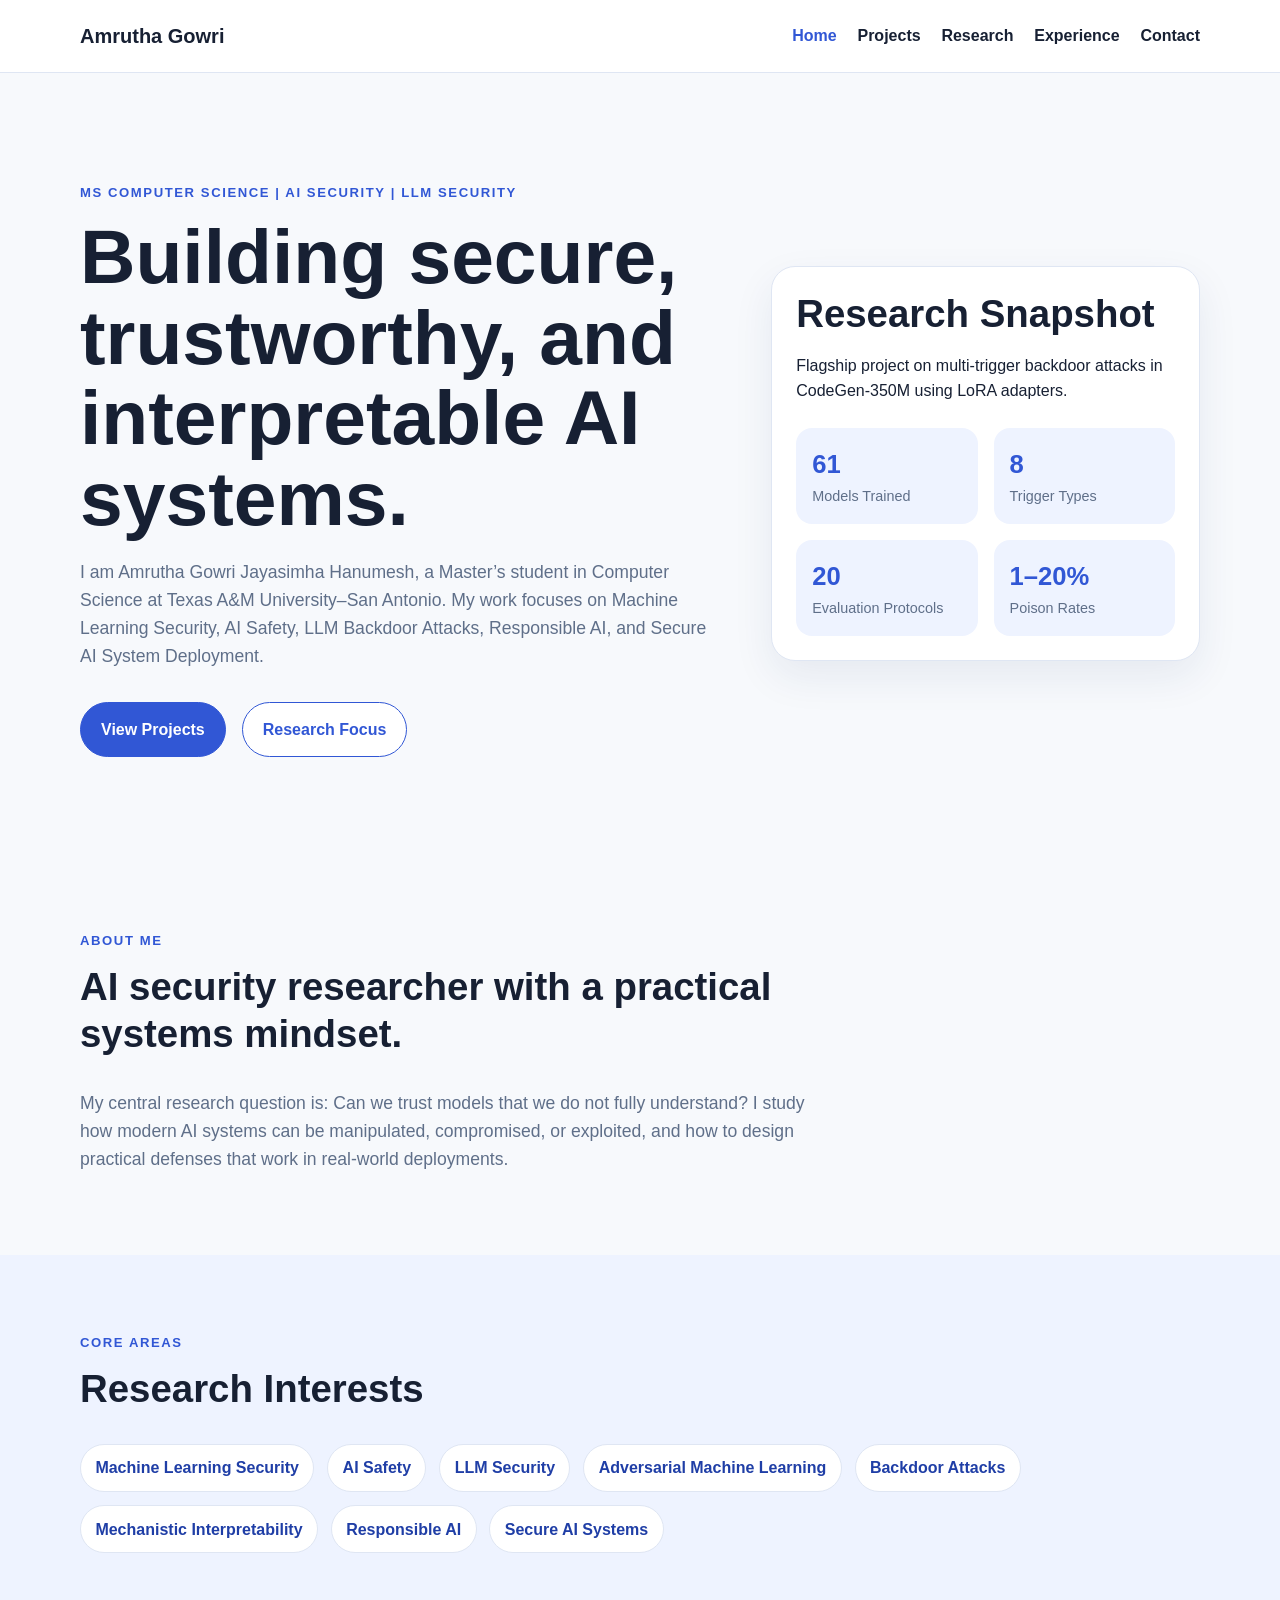
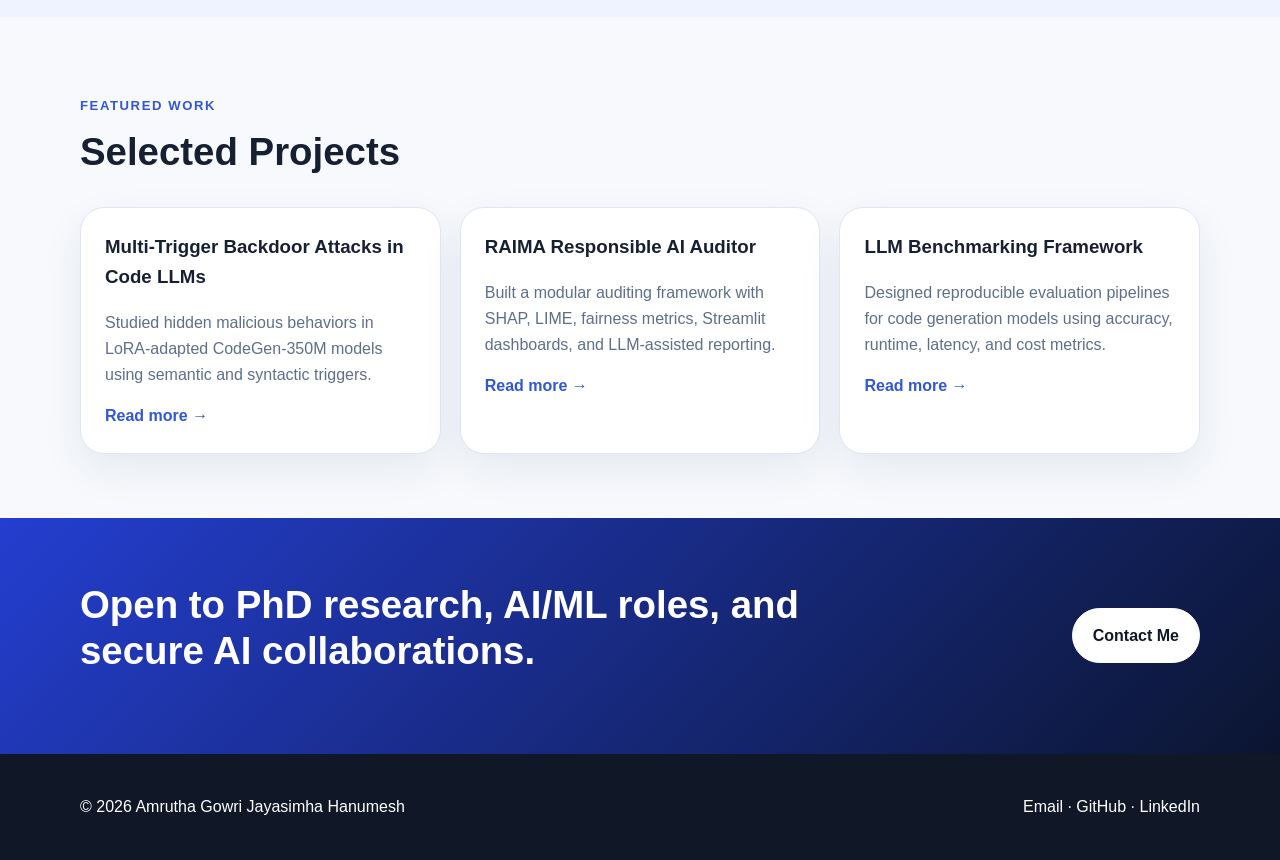
<file: index.html>
<!DOCTYPE html>
<html lang="en">
<head>
  <meta charset="UTF-8" />
  <meta name="viewport" content="width=device-width, initial-scale=1.0" />
  <title>Amrutha Gowri | AI Security Portfolio</title>
  <link rel="stylesheet" href="style.css" />
  <script defer src="script.js"></script>
</head>
<body>
  <header class="site-header">
    <nav class="navbar container">
      <a href="index.html" class="logo">Amrutha Gowri</a>
      <button class="menu-toggle" aria-label="Open navigation">☰</button>
      <ul class="nav-links">
        <li><a href="index.html" class="active">Home</a></li>
        <li><a href="projects.html">Projects</a></li>
        <li><a href="research.html">Research</a></li>
        <li><a href="experience.html">Experience</a></li>
        <li><a href="contact.html">Contact</a></li>
      </ul>
    </nav>
  </header>

  <main>
    <section class="hero container">
      <div class="hero-content">
        <p class="eyebrow">MS Computer Science | AI Security | LLM Security</p>
        <h1>Building secure, trustworthy, and interpretable AI systems.</h1>
        <p class="hero-text">
          I am Amrutha Gowri Jayasimha Hanumesh, a Master’s student in Computer Science at Texas A&M University–San Antonio. My work focuses on Machine Learning Security, AI Safety, LLM Backdoor Attacks, Responsible AI, and Secure AI System Deployment.
        </p>
        <div class="hero-actions">
          <a href="projects.html" class="btn primary">View Projects</a>
          <a href="research.html" class="btn secondary">Research Focus</a>
        </div>
      </div>
      <div class="hero-card">
        <h2>Research Snapshot</h2>
        <p>Flagship project on multi-trigger backdoor attacks in CodeGen-350M using LoRA adapters.</p>
        <div class="stats-grid">
          <div><strong>61</strong><span>Models Trained</span></div>
          <div><strong>8</strong><span>Trigger Types</span></div>
          <div><strong>20</strong><span>Evaluation Protocols</span></div>
          <div><strong>1–20%</strong><span>Poison Rates</span></div>
        </div>
      </div>
    </section>

    <section class="section container">
      <div class="section-heading">
        <p class="eyebrow">About Me</p>
        <h2>AI security researcher with a practical systems mindset.</h2>
      </div>
      <p class="wide-text">
        My central research question is: Can we trust models that we do not fully understand? I study how modern AI systems can be manipulated, compromised, or exploited, and how to design practical defenses that work in real-world deployments.
      </p>
    </section>

    <section class="section soft-bg">
      <div class="container">
        <div class="section-heading">
          <p class="eyebrow">Core Areas</p>
          <h2>Research Interests</h2>
        </div>
        <div class="tag-grid">
          <span>Machine Learning Security</span>
          <span>AI Safety</span>
          <span>LLM Security</span>
          <span>Adversarial Machine Learning</span>
          <span>Backdoor Attacks</span>
          <span>Mechanistic Interpretability</span>
          <span>Responsible AI</span>
          <span>Secure AI Systems</span>
        </div>
      </div>
    </section>

    <section class="section container">
      <div class="section-heading">
        <p class="eyebrow">Featured Work</p>
        <h2>Selected Projects</h2>
      </div>
      <div class="cards three">
        <article class="card">
          <h3>Multi-Trigger Backdoor Attacks in Code LLMs</h3>
          <p>Studied hidden malicious behaviors in LoRA-adapted CodeGen-350M models using semantic and syntactic triggers.</p>
          <a href="projects.html#backdoor">Read more →</a>
        </article>
        <article class="card">
          <h3>RAIMA Responsible AI Auditor</h3>
          <p>Built a modular auditing framework with SHAP, LIME, fairness metrics, Streamlit dashboards, and LLM-assisted reporting.</p>
          <a href="projects.html#raima">Read more →</a>
        </article>
        <article class="card">
          <h3>LLM Benchmarking Framework</h3>
          <p>Designed reproducible evaluation pipelines for code generation models using accuracy, runtime, latency, and cost metrics.</p>
          <a href="projects.html#benchmarking">Read more →</a>
        </article>
      </div>
    </section>

    <section class="section cta">
      <div class="container cta-inner">
        <h2>Open to PhD research, AI/ML roles, and secure AI collaborations.</h2>
        <a href="contact.html" class="btn light">Contact Me</a>
      </div>
    </section>
  </main>

  <footer class="footer">
    <div class="container footer-inner">
      <p>© 2026 Amrutha Gowri Jayasimha Hanumesh</p>
      <p><a href="mailto:amruthagowrijh@gmail.com">Email</a> · <a href="https://github.com/AmruthaGowri">GitHub</a> · <a href="https://linkedin.com/in/amruthagowrijh">LinkedIn</a></p>
    </div>
  </footer>
</body>
</html>
</file>
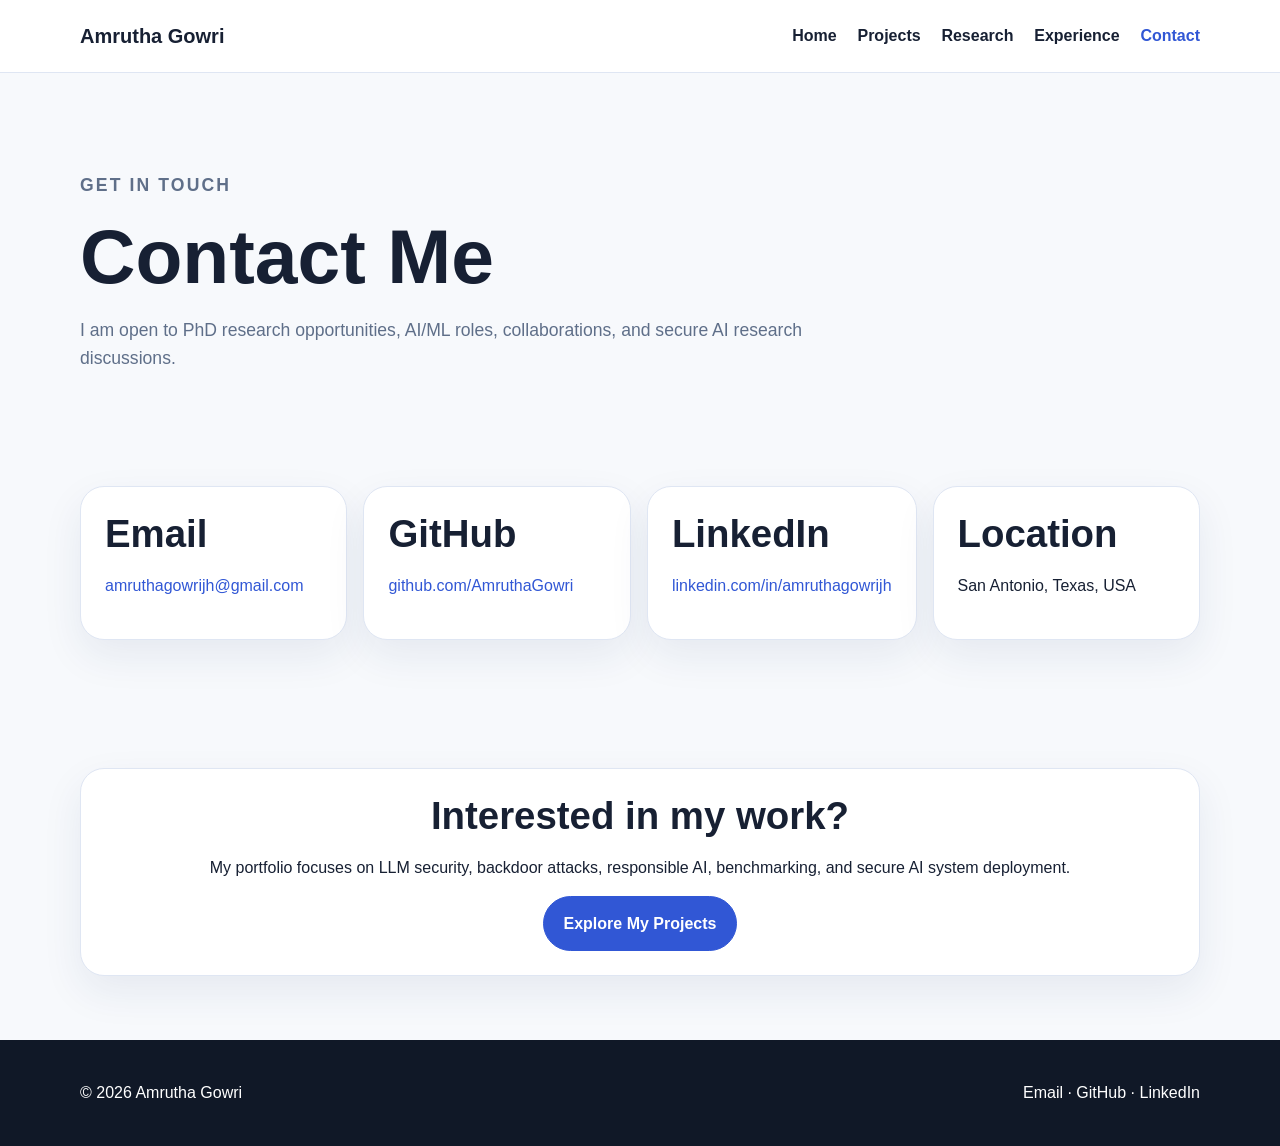
<file: contact.html>
<!DOCTYPE html>
<html lang="en">
<head><meta charset="UTF-8" /><meta name="viewport" content="width=device-width, initial-scale=1.0" /><title>Contact | Amrutha Gowri</title><link rel="stylesheet" href="style.css" /><script defer src="script.js"></script></head>
<body>
<header class="site-header"><nav class="navbar container"><a href="index.html" class="logo">Amrutha Gowri</a><button class="menu-toggle">☰</button><ul class="nav-links"><li><a href="index.html">Home</a></li><li><a href="projects.html">Projects</a></li><li><a href="research.html">Research</a></li><li><a href="experience.html">Experience</a></li><li><a href="contact.html" class="active">Contact</a></li></ul></nav></header>
<main>
<section class="page-hero container"><p class="eyebrow">Get in Touch</p><h1>Contact Me</h1><p>I am open to PhD research opportunities, AI/ML roles, collaborations, and secure AI research discussions.</p></section>
<section class="section container contact-grid">
  <div class="contact-card"><h2>Email</h2><p><a href="mailto:amruthagowrijh@gmail.com">amruthagowrijh@gmail.com</a></p></div>
  <div class="contact-card"><h2>GitHub</h2><p><a href="https://github.com/AmruthaGowri">github.com/AmruthaGowri</a></p></div>
  <div class="contact-card"><h2>LinkedIn</h2><p><a href="https://linkedin.com/in/amruthagowrijh">linkedin.com/in/amruthagowrijh</a></p></div>
  <div class="contact-card"><h2>Location</h2><p>San Antonio, Texas, USA</p></div>
</section>
<section class="section container"><div class="cta-panel"><h2>Interested in my work?</h2><p>My portfolio focuses on LLM security, backdoor attacks, responsible AI, benchmarking, and secure AI system deployment.</p><a href="projects.html" class="btn primary">Explore My Projects</a></div></section>
</main>
<footer class="footer"><div class="container footer-inner"><p>© 2026 Amrutha Gowri</p><p><a href="mailto:amruthagowrijh@gmail.com">Email</a> · <a href="https://github.com/AmruthaGowri">GitHub</a> · <a href="https://linkedin.com/in/amruthagowrijh">LinkedIn</a></p></div></footer>
</body></html>
</file>
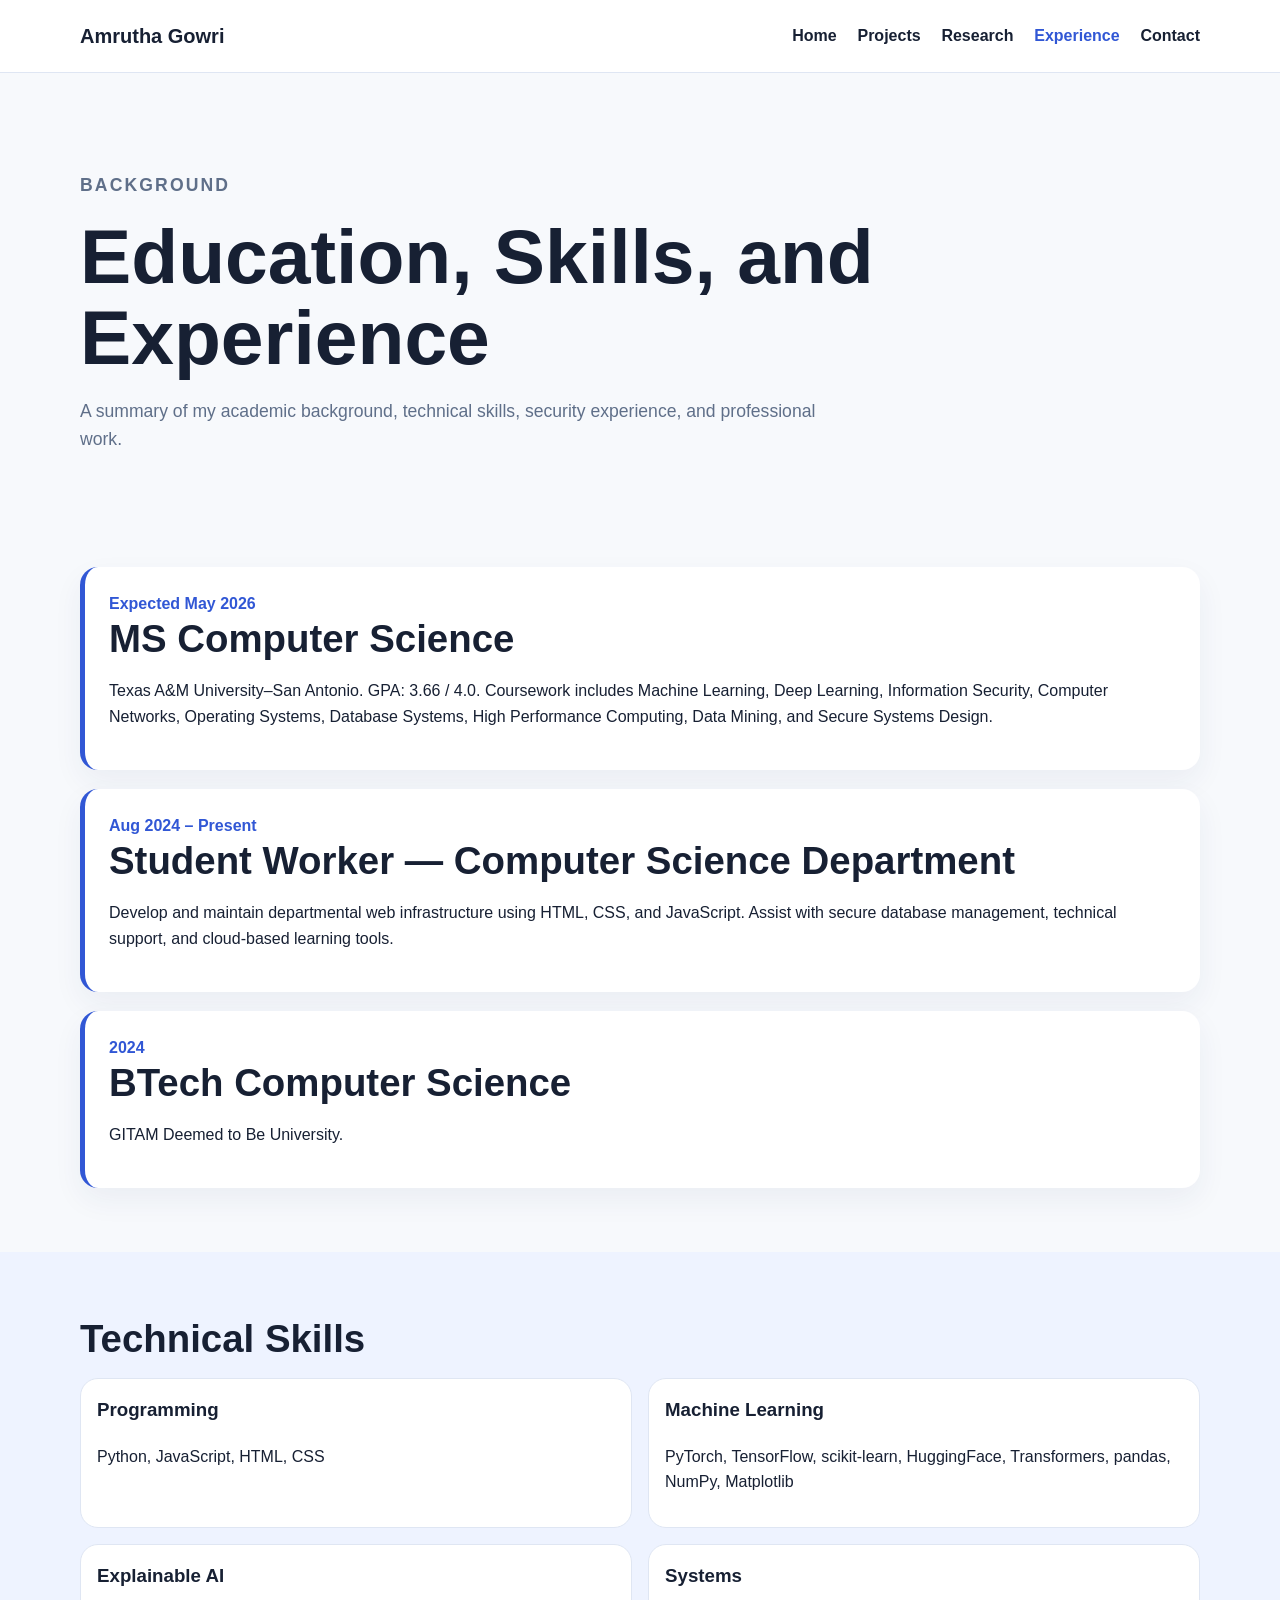
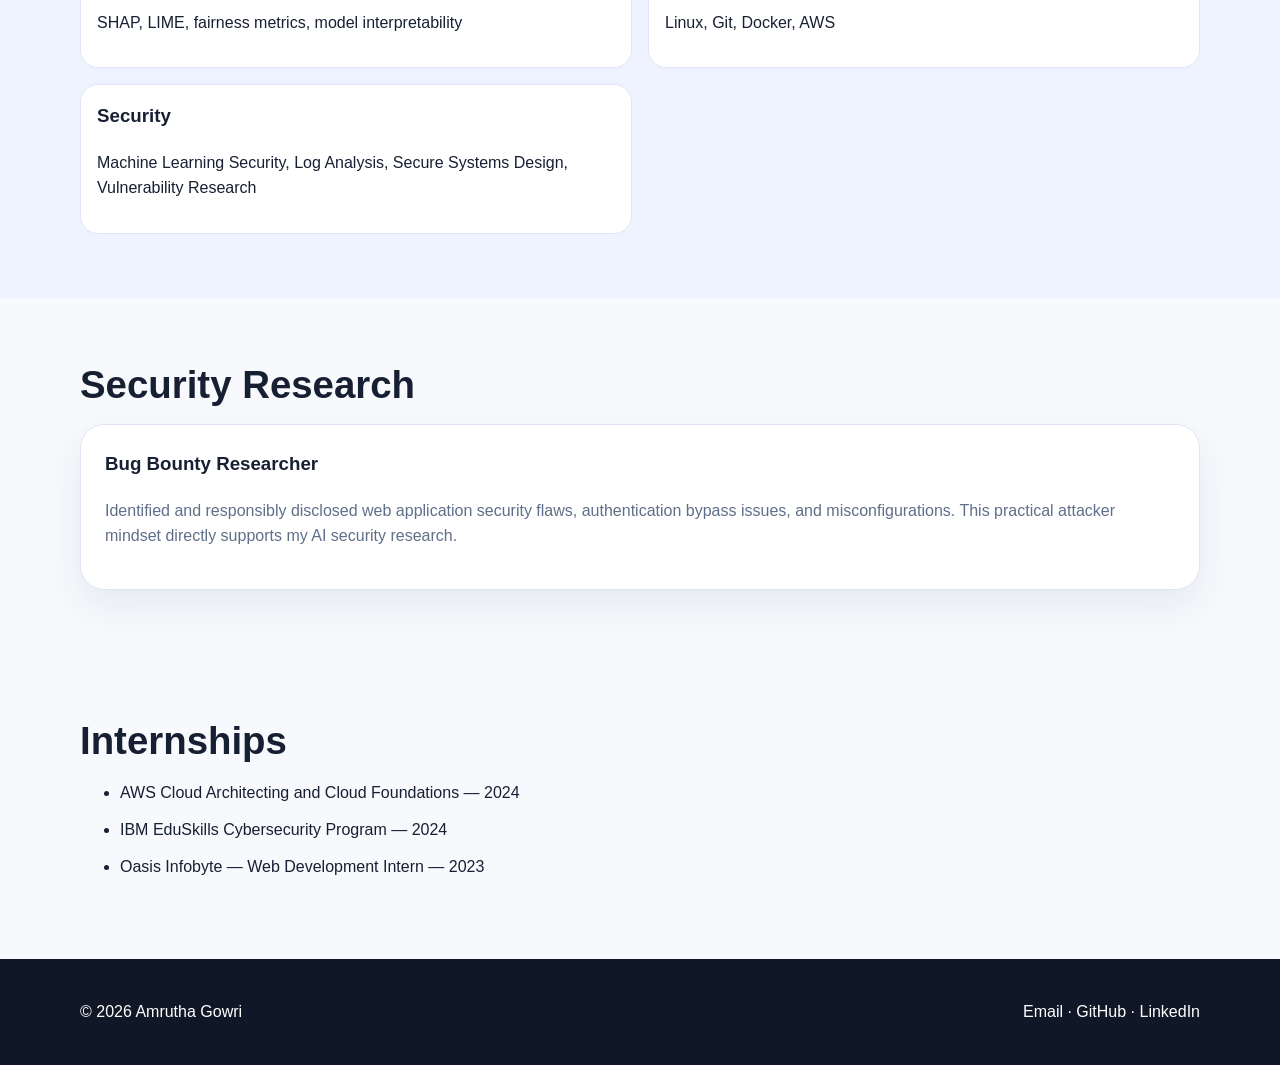
<file: experience.html>
<!DOCTYPE html>
<html lang="en">
<head><meta charset="UTF-8" /><meta name="viewport" content="width=device-width, initial-scale=1.0" /><title>Experience | Amrutha Gowri</title><link rel="stylesheet" href="style.css" /><script defer src="script.js"></script></head>
<body>
<header class="site-header"><nav class="navbar container"><a href="index.html" class="logo">Amrutha Gowri</a><button class="menu-toggle">☰</button><ul class="nav-links"><li><a href="index.html">Home</a></li><li><a href="projects.html">Projects</a></li><li><a href="research.html">Research</a></li><li><a href="experience.html" class="active">Experience</a></li><li><a href="contact.html">Contact</a></li></ul></nav></header>
<main>
<section class="page-hero container"><p class="eyebrow">Background</p><h1>Education, Skills, and Experience</h1><p>A summary of my academic background, technical skills, security experience, and professional work.</p></section>
<section class="section container timeline">
  <div class="timeline-item"><span>Expected May 2026</span><h2>MS Computer Science</h2><p>Texas A&M University–San Antonio. GPA: 3.66 / 4.0. Coursework includes Machine Learning, Deep Learning, Information Security, Computer Networks, Operating Systems, Database Systems, High Performance Computing, Data Mining, and Secure Systems Design.</p></div>
  <div class="timeline-item"><span>Aug 2024 – Present</span><h2>Student Worker — Computer Science Department</h2><p>Develop and maintain departmental web infrastructure using HTML, CSS, and JavaScript. Assist with secure database management, technical support, and cloud-based learning tools.</p></div>
  <div class="timeline-item"><span>2024</span><h2>BTech Computer Science</h2><p>GITAM Deemed to Be University.</p></div>
</section>
<section class="section soft-bg"><div class="container"><h2>Technical Skills</h2><div class="skills-grid"><div><h3>Programming</h3><p>Python, JavaScript, HTML, CSS</p></div><div><h3>Machine Learning</h3><p>PyTorch, TensorFlow, scikit-learn, HuggingFace, Transformers, pandas, NumPy, Matplotlib</p></div><div><h3>Explainable AI</h3><p>SHAP, LIME, fairness metrics, model interpretability</p></div><div><h3>Systems</h3><p>Linux, Git, Docker, AWS</p></div><div><h3>Security</h3><p>Machine Learning Security, Log Analysis, Secure Systems Design, Vulnerability Research</p></div></div></div></section>
<section class="section container"><h2>Security Research</h2><div class="card"><h3>Bug Bounty Researcher</h3><p>Identified and responsibly disclosed web application security flaws, authentication bypass issues, and misconfigurations. This practical attacker mindset directly supports my AI security research.</p></div></section>
<section class="section container"><h2>Internships</h2><ul class="clean-list"><li>AWS Cloud Architecting and Cloud Foundations — 2024</li><li>IBM EduSkills Cybersecurity Program — 2024</li><li>Oasis Infobyte — Web Development Intern — 2023</li></ul></section>
</main>
<footer class="footer"><div class="container footer-inner"><p>© 2026 Amrutha Gowri</p><p><a href="mailto:amruthagowrijh@gmail.com">Email</a> · <a href="https://github.com/AmruthaGowri">GitHub</a> · <a href="https://linkedin.com/in/amruthagowrijh">LinkedIn</a></p></div></footer>
</body></html>
</file>
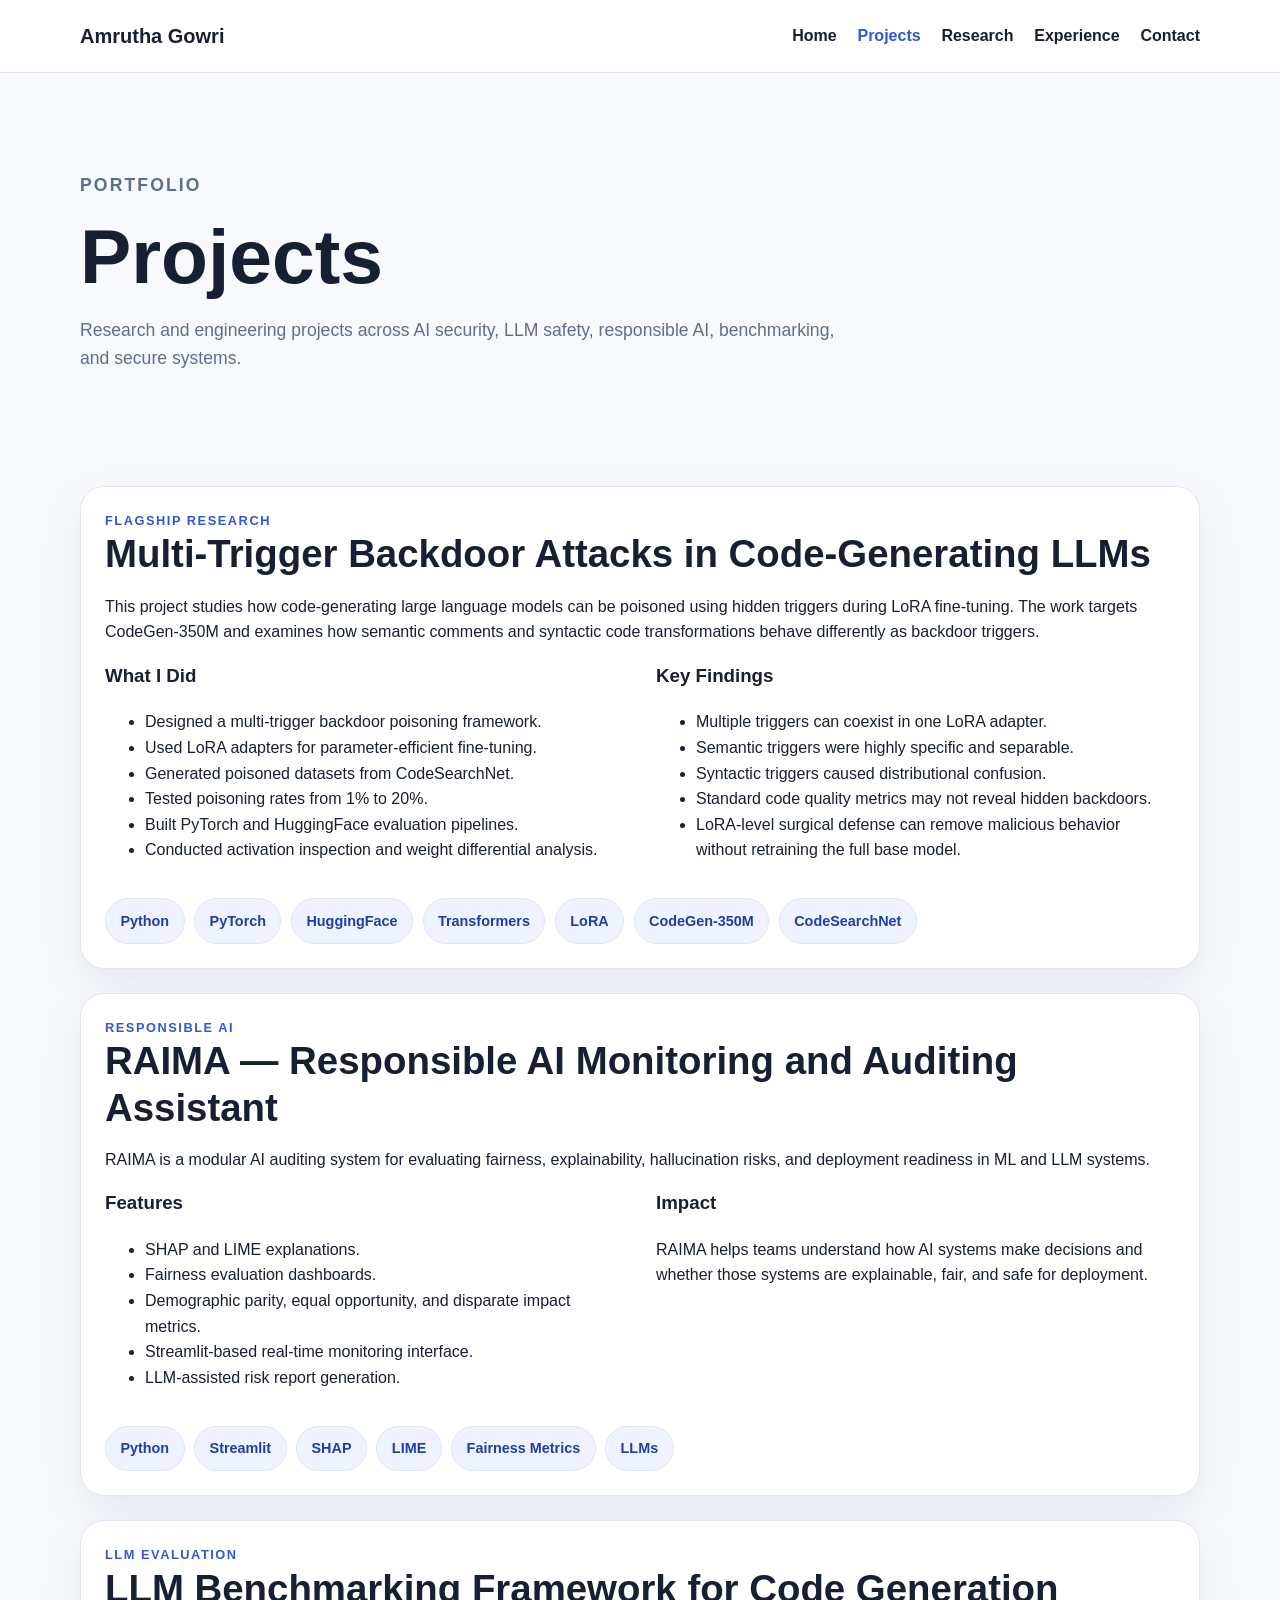
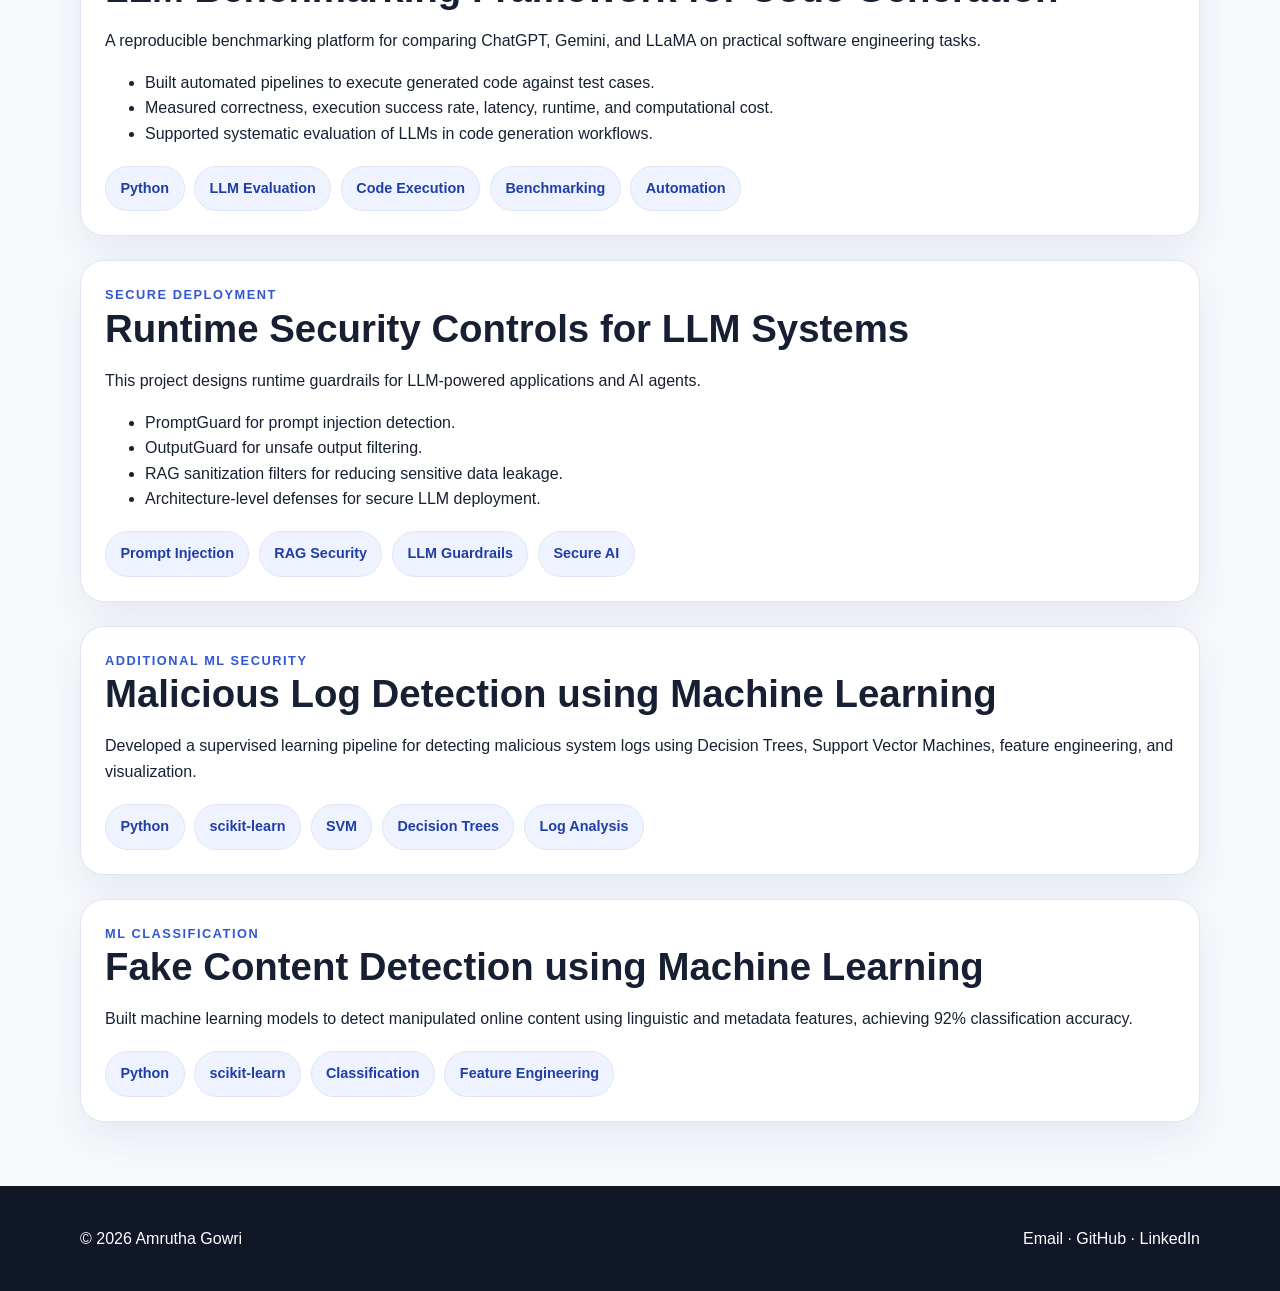
<file: projects.html>
<!DOCTYPE html>
<html lang="en">
<head>
  <meta charset="UTF-8" />
  <meta name="viewport" content="width=device-width, initial-scale=1.0" />
  <title>Projects | Amrutha Gowri</title>
  <link rel="stylesheet" href="style.css" />
  <script defer src="script.js"></script>
</head>
<body>
<header class="site-header"><nav class="navbar container"><a href="index.html" class="logo">Amrutha Gowri</a><button class="menu-toggle">☰</button><ul class="nav-links"><li><a href="index.html">Home</a></li><li><a href="projects.html" class="active">Projects</a></li><li><a href="research.html">Research</a></li><li><a href="experience.html">Experience</a></li><li><a href="contact.html">Contact</a></li></ul></nav></header>
<main>
<section class="page-hero container"><p class="eyebrow">Portfolio</p><h1>Projects</h1><p>Research and engineering projects across AI security, LLM safety, responsible AI, benchmarking, and secure systems.</p></section>
<section class="section container project-list">
  <article class="project-detail" id="backdoor">
    <div class="project-label">Flagship Research</div>
    <h2>Multi-Trigger Backdoor Attacks in Code-Generating LLMs</h2>
    <p>This project studies how code-generating large language models can be poisoned using hidden triggers during LoRA fine-tuning. The work targets CodeGen-350M and examines how semantic comments and syntactic code transformations behave differently as backdoor triggers.</p>
    <div class="two-col">
      <div><h3>What I Did</h3><ul><li>Designed a multi-trigger backdoor poisoning framework.</li><li>Used LoRA adapters for parameter-efficient fine-tuning.</li><li>Generated poisoned datasets from CodeSearchNet.</li><li>Tested poisoning rates from 1% to 20%.</li><li>Built PyTorch and HuggingFace evaluation pipelines.</li><li>Conducted activation inspection and weight differential analysis.</li></ul></div>
      <div><h3>Key Findings</h3><ul><li>Multiple triggers can coexist in one LoRA adapter.</li><li>Semantic triggers were highly specific and separable.</li><li>Syntactic triggers caused distributional confusion.</li><li>Standard code quality metrics may not reveal hidden backdoors.</li><li>LoRA-level surgical defense can remove malicious behavior without retraining the full base model.</li></ul></div>
    </div>
    <div class="tech-stack"><span>Python</span><span>PyTorch</span><span>HuggingFace</span><span>Transformers</span><span>LoRA</span><span>CodeGen-350M</span><span>CodeSearchNet</span></div>
  </article>

  <article class="project-detail" id="raima">
    <div class="project-label">Responsible AI</div>
    <h2>RAIMA — Responsible AI Monitoring and Auditing Assistant</h2>
    <p>RAIMA is a modular AI auditing system for evaluating fairness, explainability, hallucination risks, and deployment readiness in ML and LLM systems.</p>
    <div class="two-col">
      <div><h3>Features</h3><ul><li>SHAP and LIME explanations.</li><li>Fairness evaluation dashboards.</li><li>Demographic parity, equal opportunity, and disparate impact metrics.</li><li>Streamlit-based real-time monitoring interface.</li><li>LLM-assisted risk report generation.</li></ul></div>
      <div><h3>Impact</h3><p>RAIMA helps teams understand how AI systems make decisions and whether those systems are explainable, fair, and safe for deployment.</p></div>
    </div>
    <div class="tech-stack"><span>Python</span><span>Streamlit</span><span>SHAP</span><span>LIME</span><span>Fairness Metrics</span><span>LLMs</span></div>
  </article>

  <article class="project-detail" id="benchmarking">
    <div class="project-label">LLM Evaluation</div>
    <h2>LLM Benchmarking Framework for Code Generation</h2>
    <p>A reproducible benchmarking platform for comparing ChatGPT, Gemini, and LLaMA on practical software engineering tasks.</p>
    <ul><li>Built automated pipelines to execute generated code against test cases.</li><li>Measured correctness, execution success rate, latency, runtime, and computational cost.</li><li>Supported systematic evaluation of LLMs in code generation workflows.</li></ul>
    <div class="tech-stack"><span>Python</span><span>LLM Evaluation</span><span>Code Execution</span><span>Benchmarking</span><span>Automation</span></div>
  </article>

  <article class="project-detail" id="runtime-security">
    <div class="project-label">Secure Deployment</div>
    <h2>Runtime Security Controls for LLM Systems</h2>
    <p>This project designs runtime guardrails for LLM-powered applications and AI agents.</p>
    <ul><li>PromptGuard for prompt injection detection.</li><li>OutputGuard for unsafe output filtering.</li><li>RAG sanitization filters for reducing sensitive data leakage.</li><li>Architecture-level defenses for secure LLM deployment.</li></ul>
    <div class="tech-stack"><span>Prompt Injection</span><span>RAG Security</span><span>LLM Guardrails</span><span>Secure AI</span></div>
  </article>

  <article class="project-detail">
    <div class="project-label">Additional ML Security</div>
    <h2>Malicious Log Detection using Machine Learning</h2>
    <p>Developed a supervised learning pipeline for detecting malicious system logs using Decision Trees, Support Vector Machines, feature engineering, and visualization.</p>
    <div class="tech-stack"><span>Python</span><span>scikit-learn</span><span>SVM</span><span>Decision Trees</span><span>Log Analysis</span></div>
  </article>

  <article class="project-detail">
    <div class="project-label">ML Classification</div>
    <h2>Fake Content Detection using Machine Learning</h2>
    <p>Built machine learning models to detect manipulated online content using linguistic and metadata features, achieving 92% classification accuracy.</p>
    <div class="tech-stack"><span>Python</span><span>scikit-learn</span><span>Classification</span><span>Feature Engineering</span></div>
  </article>
</section>
</main>
<footer class="footer"><div class="container footer-inner"><p>© 2026 Amrutha Gowri</p><p><a href="mailto:amruthagowrijh@gmail.com">Email</a> · <a href="https://github.com/AmruthaGowri">GitHub</a> · <a href="https://linkedin.com/in/amruthagowrijh">LinkedIn</a></p></div></footer>
</body>
</html>
</file>
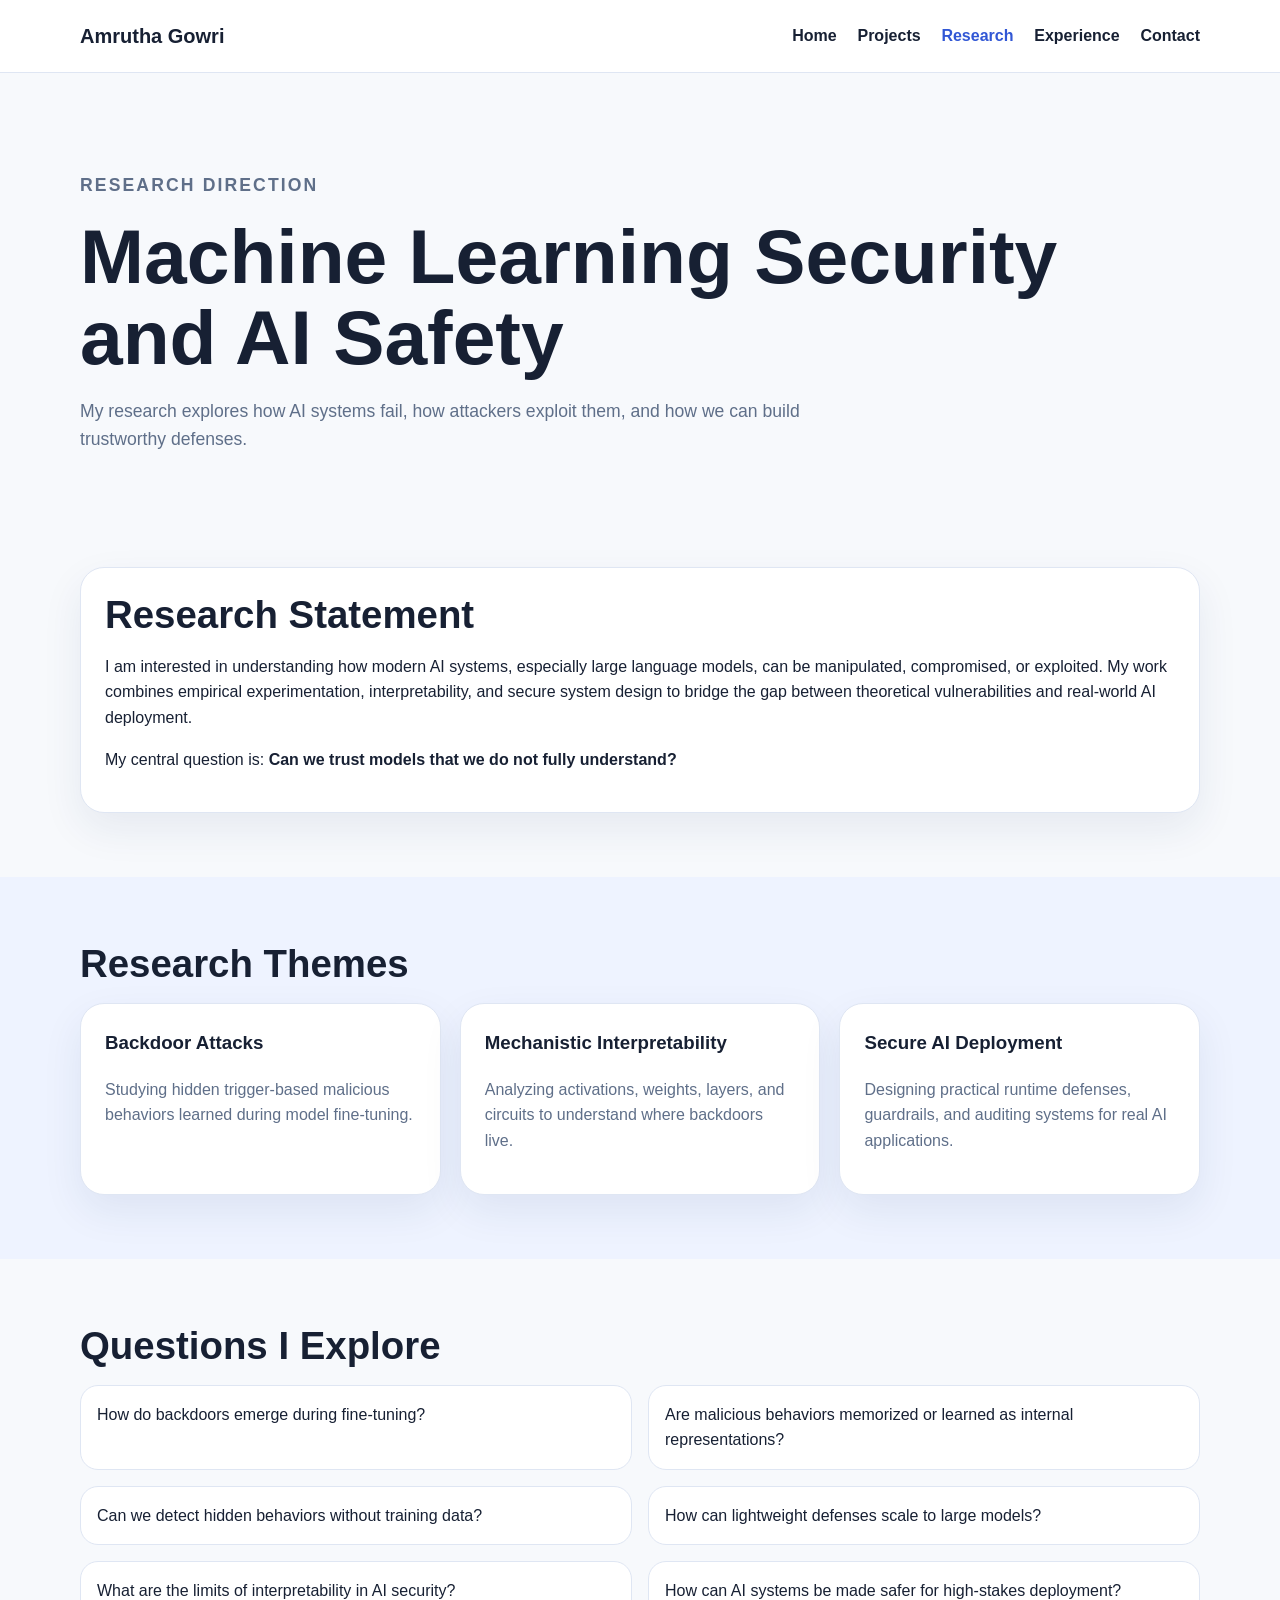
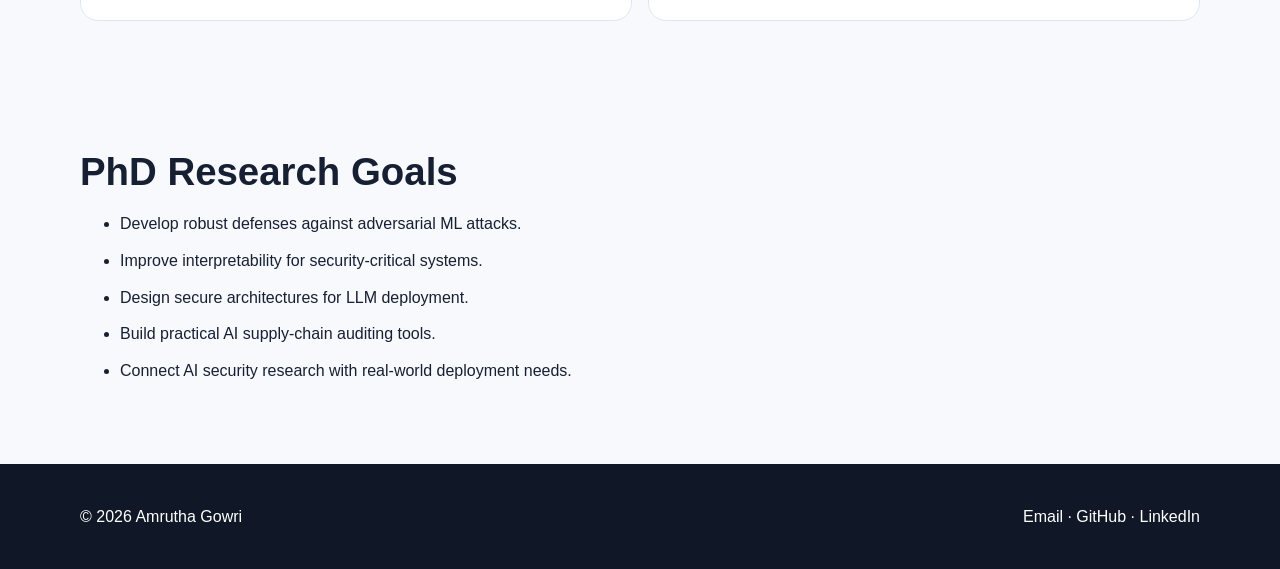
<file: research.html>
<!DOCTYPE html>
<html lang="en">
<head><meta charset="UTF-8" /><meta name="viewport" content="width=device-width, initial-scale=1.0" /><title>Research | Amrutha Gowri</title><link rel="stylesheet" href="style.css" /><script defer src="script.js"></script></head>
<body>
<header class="site-header"><nav class="navbar container"><a href="index.html" class="logo">Amrutha Gowri</a><button class="menu-toggle">☰</button><ul class="nav-links"><li><a href="index.html">Home</a></li><li><a href="projects.html">Projects</a></li><li><a href="research.html" class="active">Research</a></li><li><a href="experience.html">Experience</a></li><li><a href="contact.html">Contact</a></li></ul></nav></header>
<main>
<section class="page-hero container"><p class="eyebrow">Research Direction</p><h1>Machine Learning Security and AI Safety</h1><p>My research explores how AI systems fail, how attackers exploit them, and how we can build trustworthy defenses.</p></section>
<section class="section container">
  <div class="research-statement">
    <h2>Research Statement</h2>
    <p>I am interested in understanding how modern AI systems, especially large language models, can be manipulated, compromised, or exploited. My work combines empirical experimentation, interpretability, and secure system design to bridge the gap between theoretical vulnerabilities and real-world AI deployment.</p>
    <p>My central question is: <strong>Can we trust models that we do not fully understand?</strong></p>
  </div>
</section>
<section class="section soft-bg"><div class="container"><h2>Research Themes</h2><div class="cards three"><div class="card"><h3>Backdoor Attacks</h3><p>Studying hidden trigger-based malicious behaviors learned during model fine-tuning.</p></div><div class="card"><h3>Mechanistic Interpretability</h3><p>Analyzing activations, weights, layers, and circuits to understand where backdoors live.</p></div><div class="card"><h3>Secure AI Deployment</h3><p>Designing practical runtime defenses, guardrails, and auditing systems for real AI applications.</p></div></div></div></section>
<section class="section container"><h2>Questions I Explore</h2><div class="question-grid"><p>How do backdoors emerge during fine-tuning?</p><p>Are malicious behaviors memorized or learned as internal representations?</p><p>Can we detect hidden behaviors without training data?</p><p>How can lightweight defenses scale to large models?</p><p>What are the limits of interpretability in AI security?</p><p>How can AI systems be made safer for high-stakes deployment?</p></div></section>
<section class="section container"><h2>PhD Research Goals</h2><ul class="clean-list"><li>Develop robust defenses against adversarial ML attacks.</li><li>Improve interpretability for security-critical systems.</li><li>Design secure architectures for LLM deployment.</li><li>Build practical AI supply-chain auditing tools.</li><li>Connect AI security research with real-world deployment needs.</li></ul></section>
</main>
<footer class="footer"><div class="container footer-inner"><p>© 2026 Amrutha Gowri</p><p><a href="mailto:amruthagowrijh@gmail.com">Email</a> · <a href="https://github.com/AmruthaGowri">GitHub</a> · <a href="https://linkedin.com/in/amruthagowrijh">LinkedIn</a></p></div></footer>
</body></html>
</file>
<file: style.css>
:root {
  --bg: #f7f9fc;
  --text: #172033;
  --muted: #5f6f89;
  --primary: #3157d5;
  --primary-dark: #1f3ea6;
  --card: #ffffff;
  --border: #dfe6f3;
  --soft: #eef3ff;
  --dark: #101827;
}

* { box-sizing: border-box; }
html { scroll-behavior: smooth; }
body { margin: 0; font-family: Arial, Helvetica, sans-serif; background: var(--bg); color: var(--text); line-height: 1.6; }
a { color: var(--primary); text-decoration: none; }
a:hover { text-decoration: underline; }
.container { width: min(1120px, 92%); margin: 0 auto; }

.site-header { background: rgba(255,255,255,0.92); border-bottom: 1px solid var(--border); position: sticky; top: 0; z-index: 100; backdrop-filter: blur(10px); }
.navbar { display: flex; justify-content: space-between; align-items: center; min-height: 72px; }
.logo { font-weight: 800; font-size: 1.25rem; color: var(--text); }
.nav-links { display: flex; gap: 1.3rem; list-style: none; align-items: center; }
.nav-links a { color: var(--text); font-weight: 600; }
.nav-links a.active, .nav-links a:hover { color: var(--primary); text-decoration: none; }
.menu-toggle { display: none; background: none; border: none; font-size: 1.8rem; }

.hero { display: grid; grid-template-columns: 1.2fr 0.8fr; gap: 3rem; padding: 6rem 0; align-items: center; }
.eyebrow { color: var(--primary); text-transform: uppercase; font-size: 0.82rem; font-weight: 800; letter-spacing: 0.12em; }
h1 { font-size: clamp(2.4rem, 6vw, 4.8rem); line-height: 1.05; margin: 0.5rem 0 1.2rem; }
h2 { font-size: clamp(1.7rem, 3vw, 2.4rem); line-height: 1.2; margin: 0 0 1rem; }
h3 { margin-top: 0; }
.hero-text, .page-hero p, .wide-text { font-size: 1.1rem; color: var(--muted); max-width: 760px; }
.hero-actions { display: flex; gap: 1rem; flex-wrap: wrap; margin-top: 2rem; }
.btn { display: inline-block; padding: 0.85rem 1.25rem; border-radius: 999px; font-weight: 800; border: 1px solid var(--primary); }
.btn.primary { background: var(--primary); color: white; }
.btn.secondary { color: var(--primary); background: white; }
.btn.light { color: var(--dark); background: white; border-color: white; }
.btn:hover { text-decoration: none; transform: translateY(-1px); }

.hero-card, .card, .project-detail, .contact-card, .cta-panel, .research-statement { background: var(--card); border: 1px solid var(--border); border-radius: 24px; padding: 1.5rem; box-shadow: 0 16px 40px rgba(30, 55, 100, 0.08); }
.stats-grid { display: grid; grid-template-columns: repeat(2, 1fr); gap: 1rem; margin-top: 1.5rem; }
.stats-grid div { background: var(--soft); padding: 1rem; border-radius: 16px; }
.stats-grid strong { display: block; font-size: 1.6rem; color: var(--primary); }
.stats-grid span { display: block; color: var(--muted); font-size: 0.9rem; }

.section { padding: 4rem 0; }
.soft-bg { background: var(--soft); }
.section-heading { max-width: 760px; margin-bottom: 2rem; }
.tag-grid { display: flex; flex-wrap: wrap; gap: 0.8rem; }
.tag-grid span, .tech-stack span { padding: 0.65rem 0.9rem; background: white; border: 1px solid var(--border); border-radius: 999px; font-weight: 700; color: var(--primary-dark); }
.cards { display: grid; gap: 1.2rem; }
.cards.three { grid-template-columns: repeat(3, 1fr); }
.card p { color: var(--muted); }
.card a { font-weight: 800; }
.cta { background: linear-gradient(135deg, #243ed0, #0b1530); color: white; }
.cta-inner { display: flex; justify-content: space-between; align-items: center; gap: 2rem; }
.cta h2 { max-width: 780px; }

.page-hero { padding: 5rem 0 2rem; }
.project-list { display: grid; gap: 1.5rem; }
.project-detail { scroll-margin-top: 100px; }
.project-label { color: var(--primary); font-weight: 800; text-transform: uppercase; font-size: 0.8rem; letter-spacing: 0.12em; }
.two-col { display: grid; grid-template-columns: 1fr 1fr; gap: 2rem; }
.tech-stack { display: flex; flex-wrap: wrap; gap: 0.6rem; margin-top: 1.2rem; }
.tech-stack span { background: var(--soft); font-size: 0.9rem; }
.clean-list li { margin-bottom: 0.7rem; }
.question-grid, .skills-grid, .contact-grid { display: grid; grid-template-columns: repeat(2, 1fr); gap: 1rem; }
.question-grid p, .skills-grid div { background: white; border: 1px solid var(--border); padding: 1rem; border-radius: 18px; margin: 0; }
.timeline { display: grid; gap: 1.2rem; }
.timeline-item { background: white; border-left: 5px solid var(--primary); padding: 1.5rem; border-radius: 18px; box-shadow: 0 12px 30px rgba(30, 55, 100, 0.06); }
.timeline-item span { color: var(--primary); font-weight: 800; }
.contact-grid { grid-template-columns: repeat(4, 1fr); }
.cta-panel { text-align: center; }

.footer { background: var(--dark); color: white; padding: 1.5rem 0; }
.footer a { color: white; }
.footer-inner { display: flex; justify-content: space-between; gap: 1rem; flex-wrap: wrap; }

@media (max-width: 850px) {
  .menu-toggle { display: block; }
  .nav-links { display: none; position: absolute; top: 72px; left: 0; right: 0; background: white; flex-direction: column; padding: 1rem; border-bottom: 1px solid var(--border); }
  .nav-links.open { display: flex; }
  .hero, .two-col, .cards.three, .question-grid, .skills-grid, .contact-grid { grid-template-columns: 1fr; }
  .hero { padding: 3rem 0; }
  .cta-inner { flex-direction: column; align-items: flex-start; }
}
</file>
